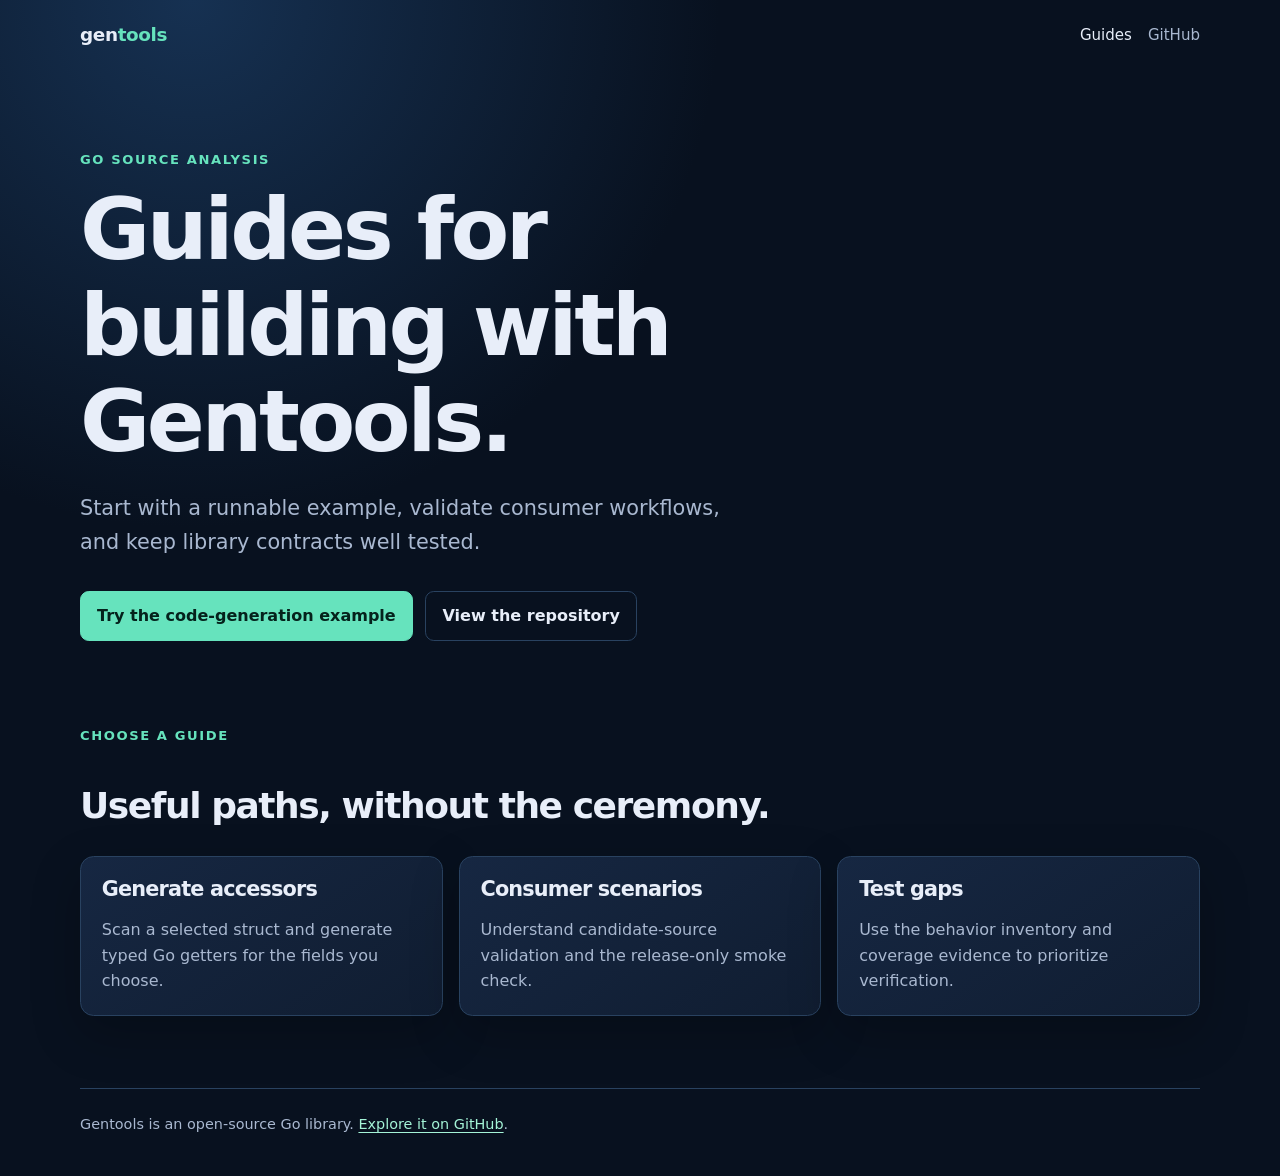
<file: docs/index.html>
<!doctype html>
<html lang="en">
<head>
  <meta charset="utf-8">
  <meta name="viewport" content="width=device-width, initial-scale=1">
  <meta name="description" content="Practical guides for Gentools, a Go source-analysis library.">
  <title>Gentools guides</title>
  <link rel="stylesheet" href="style.css">
</head>
<body>
  <a class="skip-link" href="#content">Skip to content</a>
  <header class="site-header">
    <a class="brand" href="index.html">gen<span>tools</span></a>
    <nav class="site-nav" aria-label="Primary navigation">
      <a aria-current="page" href="index.html">Guides</a>
      <a href="https://github.com/kucjac/gentools">GitHub</a>
    </nav>
  </header>
  <main id="content">
    <section class="hero">
      <p class="eyebrow">Go source analysis</p>
      <h1>Guides for building with Gentools.</h1>
      <p class="lede">Start with a runnable example, validate consumer workflows, and keep library contracts well tested.</p>
      <div class="button-row">
        <a class="button primary" href="code-generation.html">Try the code-generation example</a>
        <a class="button" href="https://github.com/kucjac/gentools">View the repository</a>
      </div>
    </section>
    <section class="section" aria-labelledby="guide-heading">
      <p class="eyebrow">Choose a guide</p>
      <h2 id="guide-heading">Useful paths, without the ceremony.</h2>
      <div class="card-grid">
        <a class="card" href="code-generation.html"><h2>Generate accessors</h2><p>Scan a selected struct and generate typed Go getters for the fields you choose.</p></a>
        <a class="card" href="testing/integration.html"><h2>Consumer scenarios</h2><p>Understand candidate-source validation and the release-only smoke check.</p></a>
        <a class="card" href="testing/unit-test-gaps.html"><h2>Test gaps</h2><p>Use the behavior inventory and coverage evidence to prioritize verification.</p></a>
      </div>
    </section>
  </main>
  <footer class="site-footer">Gentools is an open-source Go library. <a href="https://github.com/kucjac/gentools">Explore it on GitHub</a>.</footer>
</body>
</html>
</file>
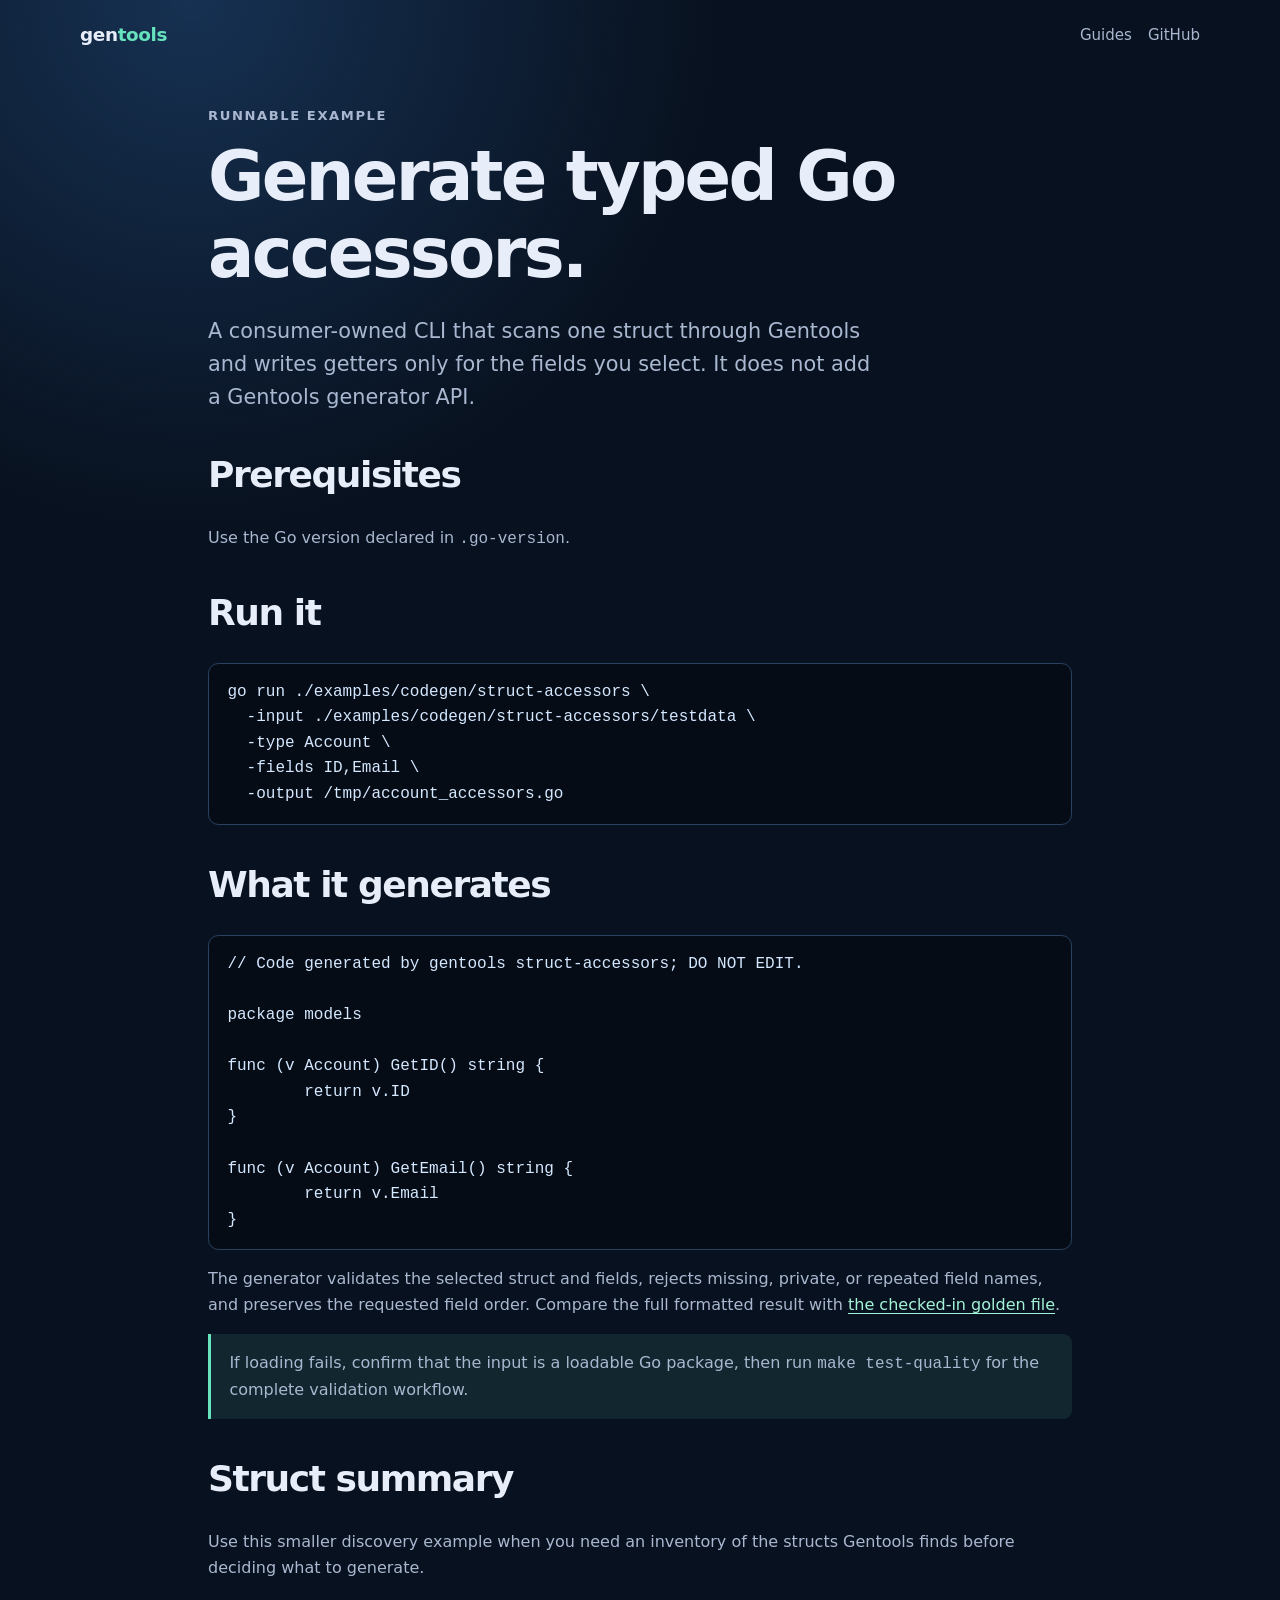
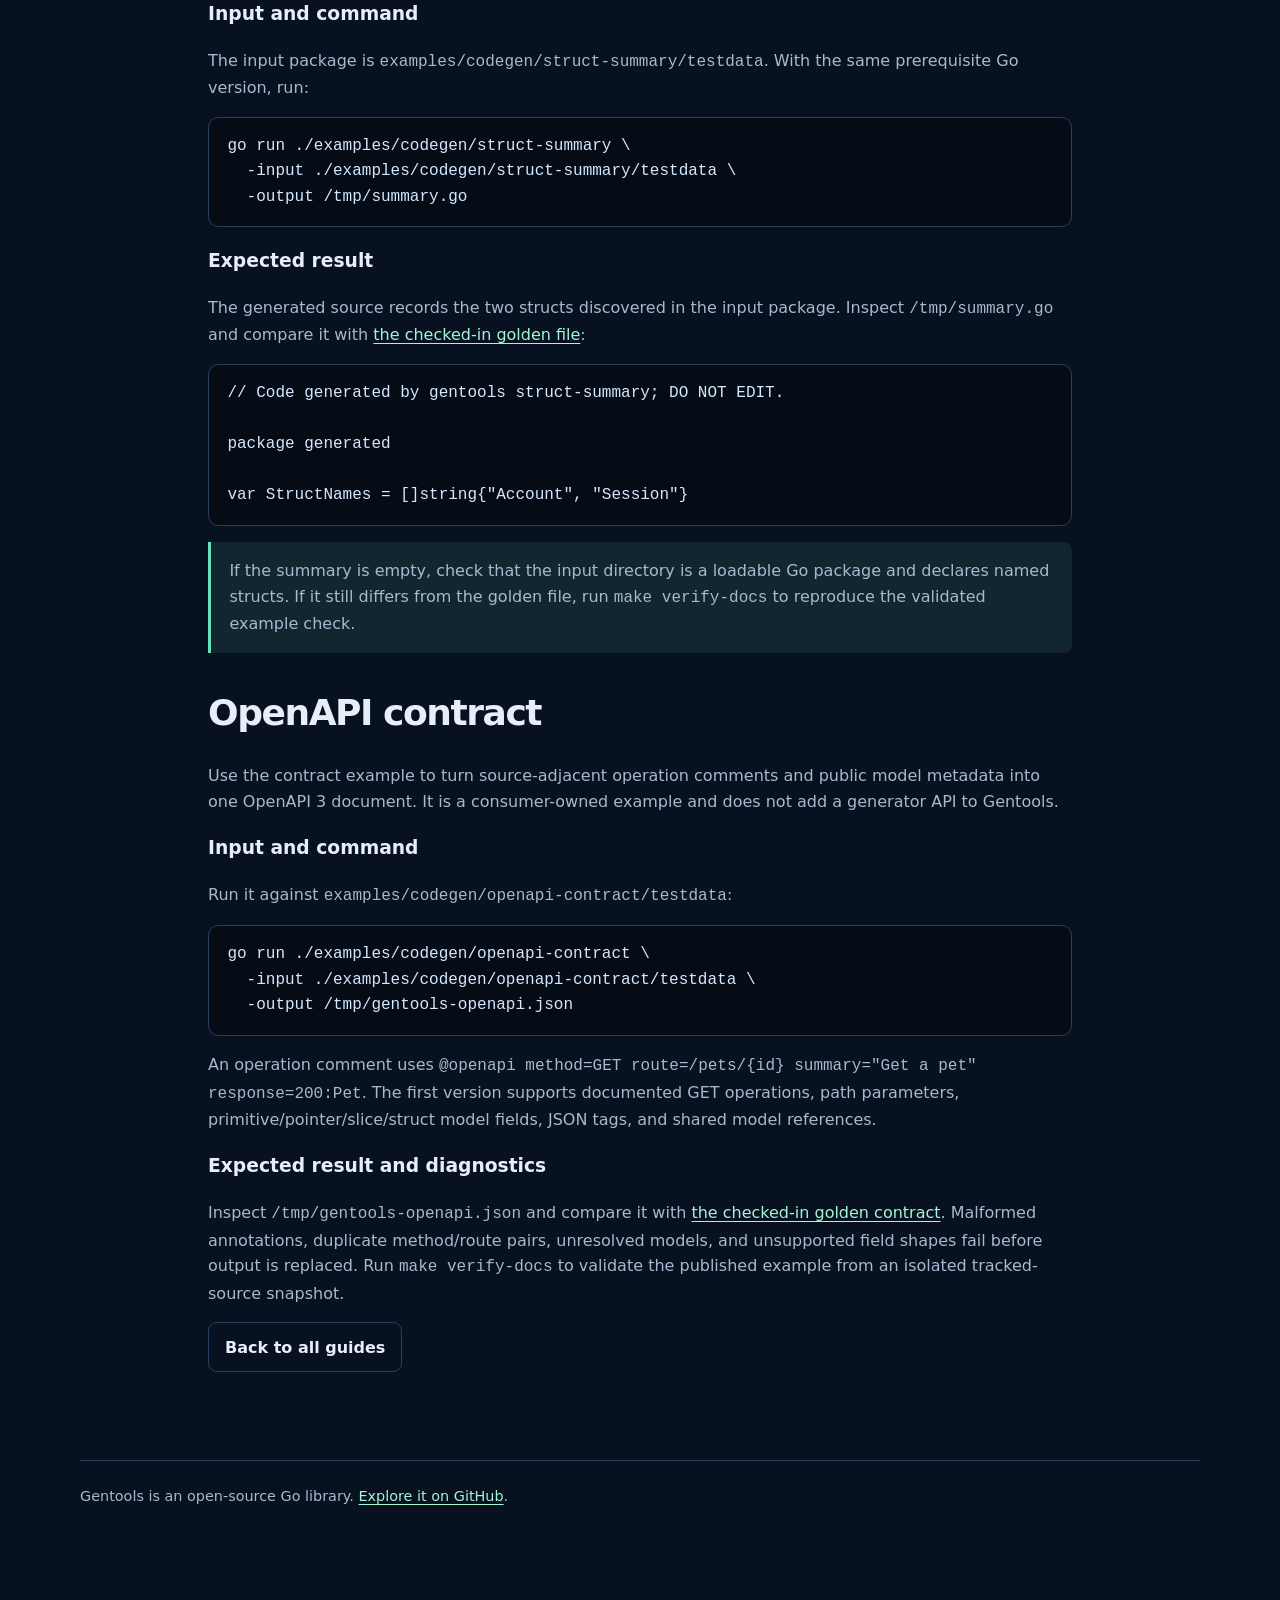
<file: docs/code-generation.html>
<!doctype html>
<html lang="en">
<head>
  <meta charset="utf-8">
  <meta name="viewport" content="width=device-width, initial-scale=1">
  <meta name="description" content="Generate Go source from parsed structs with runnable Gentools examples.">
  <title>Code generation · Gentools guides</title>
  <link rel="stylesheet" href="style.css">
</head>
<body>
  <a class="skip-link" href="#content">Skip to content</a>
  <header class="site-header">
    <a class="brand" href="index.html">gen<span>tools</span></a>
    <nav class="site-nav" aria-label="Primary navigation"><a href="index.html">Guides</a><a href="https://github.com/kucjac/gentools">GitHub</a></nav>
  </header>
  <main id="content" class="content">
    <p class="eyebrow">Runnable example</p>
    <h1>Generate typed Go accessors.</h1>
    <p class="lede">A consumer-owned CLI that scans one struct through Gentools and writes getters only for the fields you select. It does not add a Gentools generator API.</p>
    <h2>Prerequisites</h2>
    <p>Use the Go version declared in <code>.go-version</code>.</p>
    <h2>Run it</h2>
    <pre><code>go run ./examples/codegen/struct-accessors \
  -input ./examples/codegen/struct-accessors/testdata \
  -type Account \
  -fields ID,Email \
  -output /tmp/account_accessors.go</code></pre>
    <h2>What it generates</h2>
    <pre><code>// Code generated by gentools struct-accessors; DO NOT EDIT.

package models

func (v Account) GetID() string {
	return v.ID
}

func (v Account) GetEmail() string {
	return v.Email
}</code></pre>
    <p>The generator validates the selected struct and fields, rejects missing, private, or repeated field names, and preserves the requested field order. Compare the full formatted result with <a href="https://github.com/kucjac/gentools/blob/main/examples/codegen/struct-accessors/testdata/zz_account_accessors.golden.go">the checked-in golden file</a>.</p>
    <p class="note">If loading fails, confirm that the input is a loadable Go package, then run <code>make test-quality</code> for the complete validation workflow.</p>
    <h2>Struct summary</h2>
    <p>Use this smaller discovery example when you need an inventory of the structs Gentools finds before deciding what to generate.</p>
    <h3>Input and command</h3>
    <p>The input package is <code>examples/codegen/struct-summary/testdata</code>. With the same prerequisite Go version, run:</p>
    <pre><code>go run ./examples/codegen/struct-summary \
  -input ./examples/codegen/struct-summary/testdata \
  -output /tmp/summary.go</code></pre>
    <h3>Expected result</h3>
    <p>The generated source records the two structs discovered in the input package. Inspect <code>/tmp/summary.go</code> and compare it with <a href="https://github.com/kucjac/gentools/blob/main/examples/codegen/struct-summary/testdata/zz_summary.golden">the checked-in golden file</a>:</p>
    <pre><code>// Code generated by gentools struct-summary; DO NOT EDIT.

package generated

var StructNames = []string{"Account", "Session"}</code></pre>
    <p class="note">If the summary is empty, check that the input directory is a loadable Go package and declares named structs. If it still differs from the golden file, run <code>make verify-docs</code> to reproduce the validated example check.</p>
    <h2>OpenAPI contract</h2>
    <p>Use the contract example to turn source-adjacent operation comments and public model metadata into one OpenAPI 3 document. It is a consumer-owned example and does not add a generator API to Gentools.</p>
    <h3>Input and command</h3>
    <p>Run it against <code>examples/codegen/openapi-contract/testdata</code>:</p>
    <pre><code>go run ./examples/codegen/openapi-contract \
  -input ./examples/codegen/openapi-contract/testdata \
  -output /tmp/gentools-openapi.json</code></pre>
    <p>An operation comment uses <code>@openapi method=GET route=/pets/{id} summary="Get a pet" response=200:Pet</code>. The first version supports documented GET operations, path parameters, primitive/pointer/slice/struct model fields, JSON tags, and shared model references.</p>
    <h3>Expected result and diagnostics</h3>
    <p>Inspect <code>/tmp/gentools-openapi.json</code> and compare it with <a href="https://github.com/kucjac/gentools/blob/main/examples/codegen/openapi-contract/testdata/openapi.golden.json">the checked-in golden contract</a>. Malformed annotations, duplicate method/route pairs, unresolved models, and unsupported field shapes fail before output is replaced. Run <code>make verify-docs</code> to validate the published example from an isolated tracked-source snapshot.</p>
    <p><a class="button" href="index.html">Back to all guides</a></p>
  </main>
  <footer class="site-footer">Gentools is an open-source Go library. <a href="https://github.com/kucjac/gentools">Explore it on GitHub</a>.</footer>
</body>
</html>
</file>
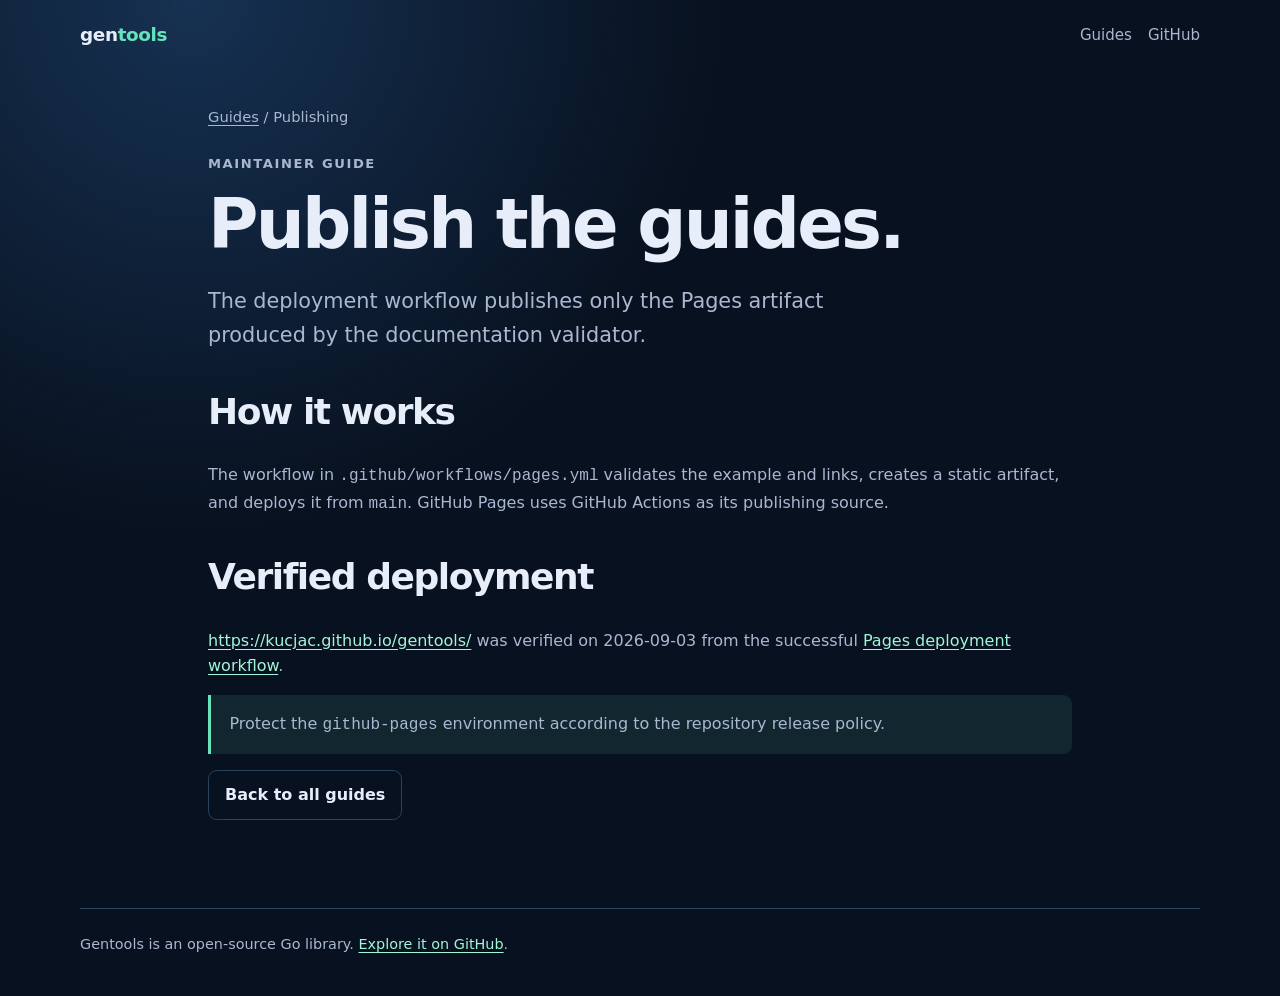
<file: docs/publishing.html>
<!doctype html>
<html lang="en">
<head>
  <meta charset="utf-8">
  <meta name="viewport" content="width=device-width, initial-scale=1">
  <meta name="description" content="How Gentools guides are published to GitHub Pages.">
  <title>Publishing · Gentools guides</title>
  <link rel="stylesheet" href="style.css">
</head>
<body>
  <a class="skip-link" href="#content">Skip to content</a>
  <header class="site-header"><a class="brand" href="index.html">gen<span>tools</span></a><nav class="site-nav" aria-label="Primary navigation"><a href="index.html">Guides</a><a href="https://github.com/kucjac/gentools">GitHub</a></nav></header>
  <main id="content" class="content">
    <p class="breadcrumb"><a href="index.html">Guides</a> / Publishing</p>
    <p class="eyebrow">Maintainer guide</p>
    <h1>Publish the guides.</h1>
    <p class="lede">The deployment workflow publishes only the Pages artifact produced by the documentation validator.</p>
    <h2>How it works</h2>
    <p>The workflow in <code>.github/workflows/pages.yml</code> validates the example and links, creates a static artifact, and deploys it from <code>main</code>. GitHub Pages uses GitHub Actions as its publishing source.</p>
    <h2>Verified deployment</h2>
    <p><a href="https://kucjac.github.io/gentools/">https://kucjac.github.io/gentools/</a> was verified on 2026-09-03 from the successful <a href="https://github.com/kucjac/gentools/actions/runs/33728206349">Pages deployment workflow</a>.</p>
    <p class="note">Protect the <code>github-pages</code> environment according to the repository release policy.</p>
    <p><a class="button" href="index.html">Back to all guides</a></p>
  </main>
  <footer class="site-footer">Gentools is an open-source Go library. <a href="https://github.com/kucjac/gentools">Explore it on GitHub</a>.</footer>
</body>
</html>
</file>
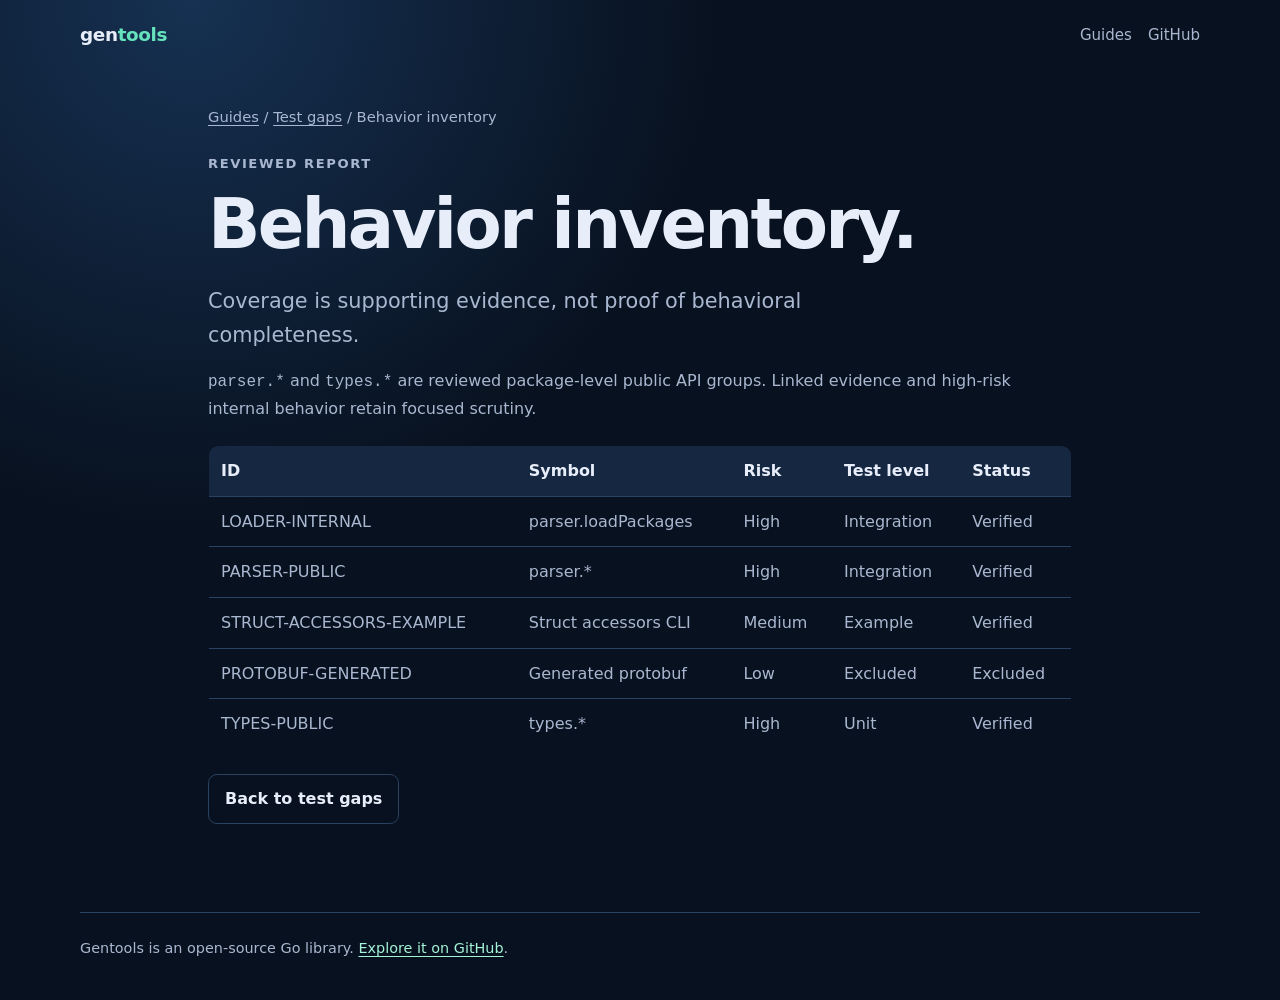
<file: docs/testing/behavior-inventory.html>
<!doctype html>
<html lang="en">
<head>
  <meta charset="utf-8">
  <meta name="viewport" content="width=device-width, initial-scale=1">
  <meta name="description" content="Gentools behavior inventory report.">
  <title>Behavior inventory · Gentools guides</title>
  <link rel="stylesheet" href="../style.css">
</head>
<body>
  <a class="skip-link" href="#content">Skip to content</a>
  <header class="site-header"><a class="brand" href="../index.html">gen<span>tools</span></a><nav class="site-nav" aria-label="Primary navigation"><a href="../index.html">Guides</a><a href="https://github.com/kucjac/gentools">GitHub</a></nav></header>
  <main id="content" class="content">
    <p class="breadcrumb"><a href="../index.html">Guides</a> / <a href="unit-test-gaps.html">Test gaps</a> / Behavior inventory</p>
    <p class="eyebrow">Reviewed report</p>
    <h1>Behavior inventory.</h1>
    <p class="lede">Coverage is supporting evidence, not proof of behavioral completeness.</p>
    <p><code>parser.*</code> and <code>types.*</code> are reviewed package-level public API groups. Linked evidence and high-risk internal behavior retain focused scrutiny.</p>
    <table>
      <thead><tr><th>ID</th><th>Symbol</th><th>Risk</th><th>Test level</th><th>Status</th></tr></thead>
      <tbody>
        <tr><td>LOADER-INTERNAL</td><td>parser.loadPackages</td><td>High</td><td>Integration</td><td>Verified</td></tr>
        <tr><td>PARSER-PUBLIC</td><td>parser.*</td><td>High</td><td>Integration</td><td>Verified</td></tr>
        <tr><td>STRUCT-ACCESSORS-EXAMPLE</td><td>Struct accessors CLI</td><td>Medium</td><td>Example</td><td>Verified</td></tr>
        <tr><td>PROTOBUF-GENERATED</td><td>Generated protobuf</td><td>Low</td><td>Excluded</td><td>Excluded</td></tr>
        <tr><td>TYPES-PUBLIC</td><td>types.*</td><td>High</td><td>Unit</td><td>Verified</td></tr>
      </tbody>
    </table>
    <p><a class="button" href="unit-test-gaps.html">Back to test gaps</a></p>
  </main>
  <footer class="site-footer">Gentools is an open-source Go library. <a href="https://github.com/kucjac/gentools">Explore it on GitHub</a>.</footer>
</body>
</html>
</file>
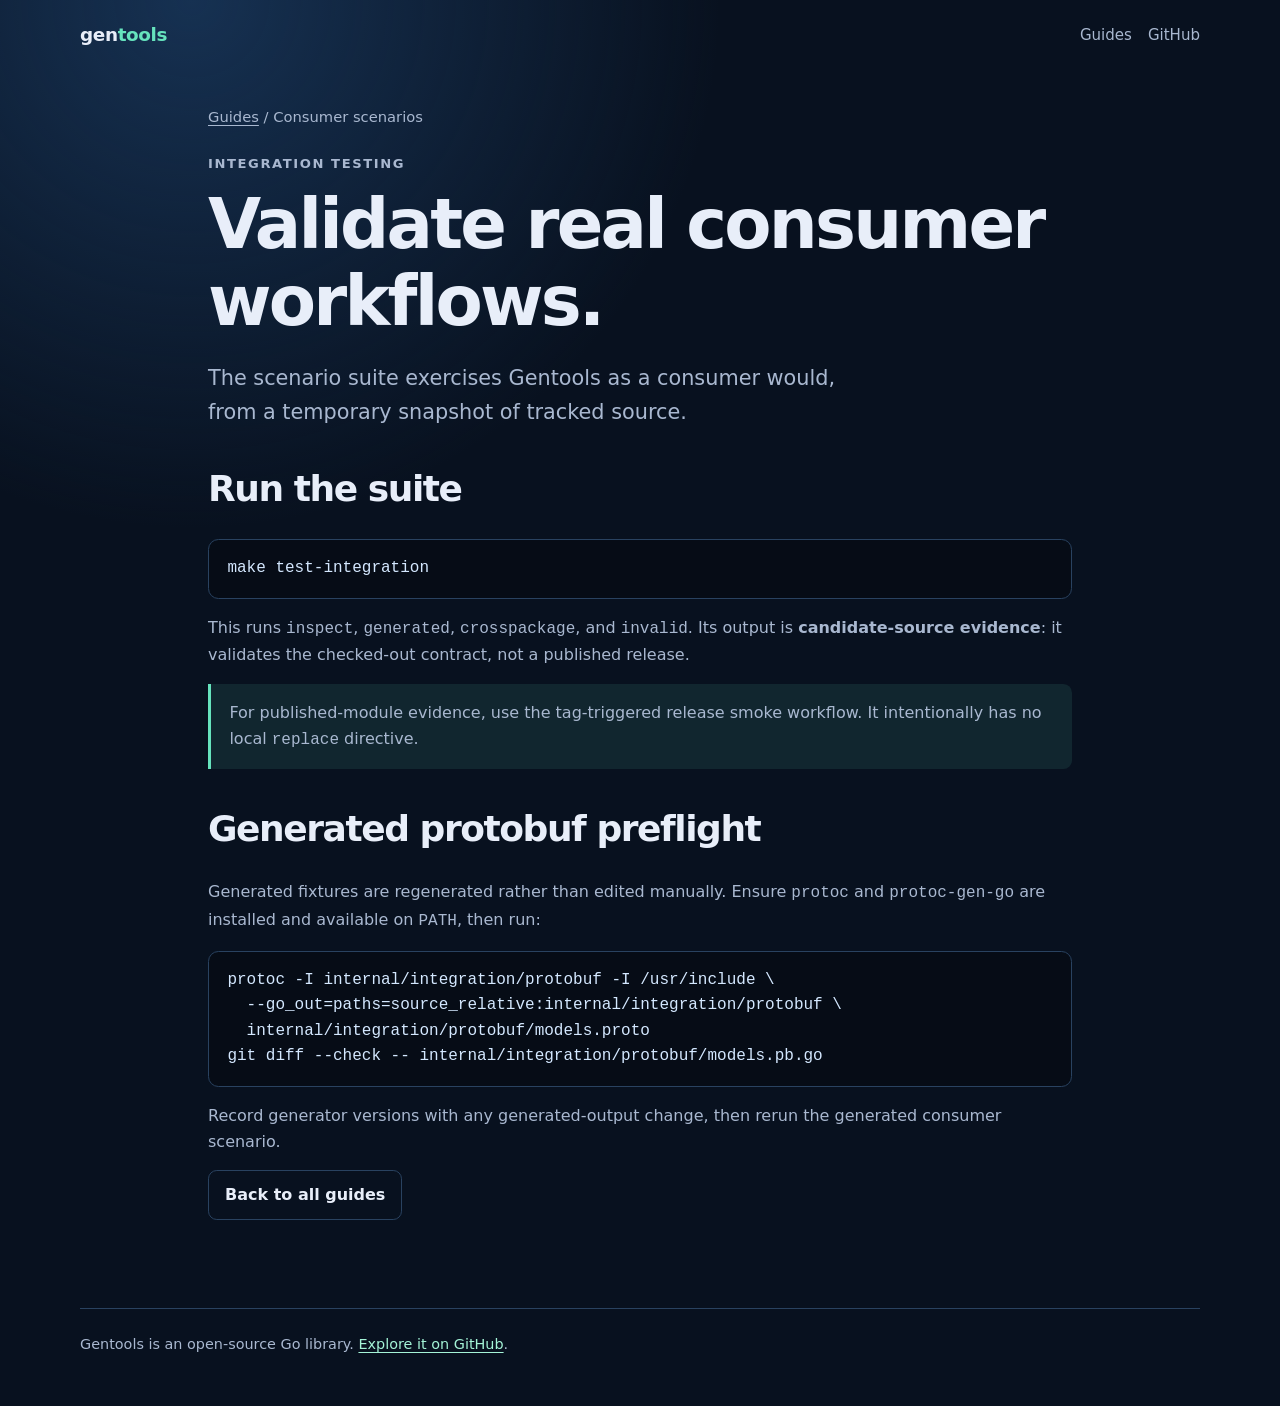
<file: docs/testing/integration.html>
<!doctype html>
<html lang="en">
<head>
  <meta charset="utf-8">
  <meta name="viewport" content="width=device-width, initial-scale=1">
  <meta name="description" content="Run Gentools consumer integration scenarios.">
  <title>Consumer scenarios · Gentools guides</title>
  <link rel="stylesheet" href="../style.css">
</head>
<body>
  <a class="skip-link" href="#content">Skip to content</a>
  <header class="site-header"><a class="brand" href="../index.html">gen<span>tools</span></a><nav class="site-nav" aria-label="Primary navigation"><a href="../index.html">Guides</a><a href="https://github.com/kucjac/gentools">GitHub</a></nav></header>
  <main id="content" class="content">
    <p class="breadcrumb"><a href="../index.html">Guides</a> / Consumer scenarios</p>
    <p class="eyebrow">Integration testing</p>
    <h1>Validate real consumer workflows.</h1>
    <p class="lede">The scenario suite exercises Gentools as a consumer would, from a temporary snapshot of tracked source.</p>
    <h2>Run the suite</h2>
    <pre><code>make test-integration</code></pre>
    <p>This runs <code>inspect</code>, <code>generated</code>, <code>crosspackage</code>, and <code>invalid</code>. Its output is <strong>candidate-source evidence</strong>: it validates the checked-out contract, not a published release.</p>
    <p class="note">For published-module evidence, use the tag-triggered release smoke workflow. It intentionally has no local <code>replace</code> directive.</p>
    <h2>Generated protobuf preflight</h2>
    <p>Generated fixtures are regenerated rather than edited manually. Ensure <code>protoc</code> and <code>protoc-gen-go</code> are installed and available on <code>PATH</code>, then run:</p>
    <pre><code>protoc -I internal/integration/protobuf -I /usr/include \
  --go_out=paths=source_relative:internal/integration/protobuf \
  internal/integration/protobuf/models.proto
git diff --check -- internal/integration/protobuf/models.pb.go</code></pre>
    <p>Record generator versions with any generated-output change, then rerun the generated consumer scenario.</p>
    <p><a class="button" href="../index.html">Back to all guides</a></p>
  </main>
  <footer class="site-footer">Gentools is an open-source Go library. <a href="https://github.com/kucjac/gentools">Explore it on GitHub</a>.</footer>
</body>
</html>
</file>
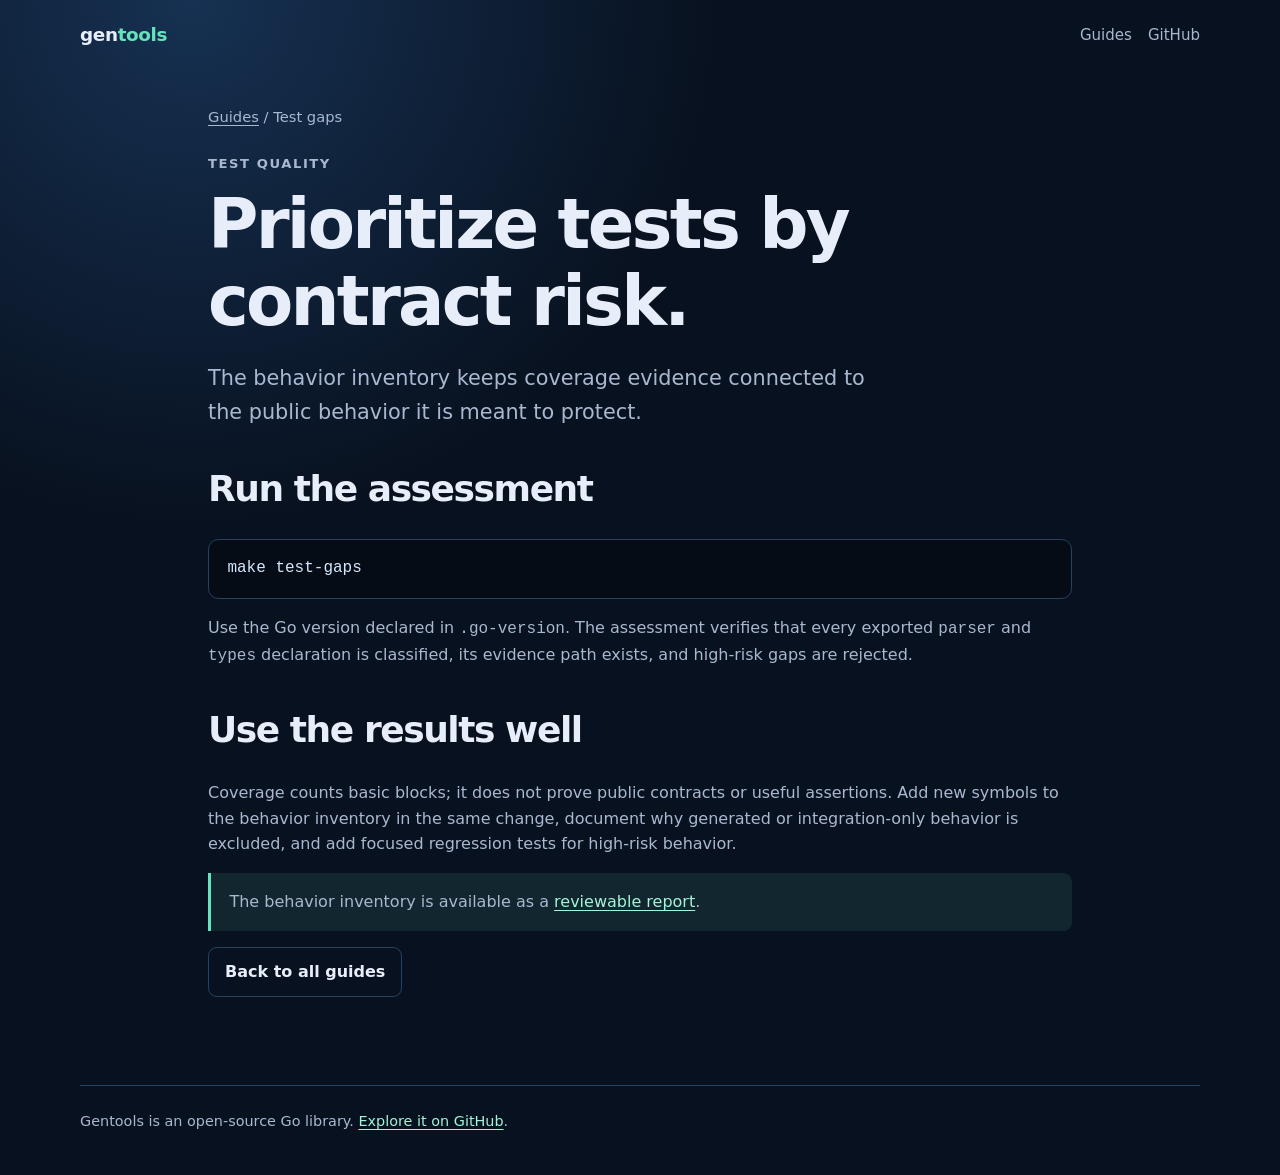
<file: docs/testing/unit-test-gaps.html>
<!doctype html>
<html lang="en">
<head>
  <meta charset="utf-8">
  <meta name="viewport" content="width=device-width, initial-scale=1">
  <meta name="description" content="Assess Gentools unit-test gaps by public-contract risk.">
  <title>Test gaps · Gentools guides</title>
  <link rel="stylesheet" href="../style.css">
</head>
<body>
  <a class="skip-link" href="#content">Skip to content</a>
  <header class="site-header"><a class="brand" href="../index.html">gen<span>tools</span></a><nav class="site-nav" aria-label="Primary navigation"><a href="../index.html">Guides</a><a href="https://github.com/kucjac/gentools">GitHub</a></nav></header>
  <main id="content" class="content">
    <p class="breadcrumb"><a href="../index.html">Guides</a> / Test gaps</p>
    <p class="eyebrow">Test quality</p>
    <h1>Prioritize tests by contract risk.</h1>
    <p class="lede">The behavior inventory keeps coverage evidence connected to the public behavior it is meant to protect.</p>
    <h2>Run the assessment</h2>
    <pre><code>make test-gaps</code></pre>
    <p>Use the Go version declared in <code>.go-version</code>. The assessment verifies that every exported <code>parser</code> and <code>types</code> declaration is classified, its evidence path exists, and high-risk gaps are rejected.</p>
    <h2>Use the results well</h2>
    <p>Coverage counts basic blocks; it does not prove public contracts or useful assertions. Add new symbols to the behavior inventory in the same change, document why generated or integration-only behavior is excluded, and add focused regression tests for high-risk behavior.</p>
    <p class="note">The behavior inventory is available as a <a href="behavior-inventory.html">reviewable report</a>.</p>
    <p><a class="button" href="../index.html">Back to all guides</a></p>
  </main>
  <footer class="site-footer">Gentools is an open-source Go library. <a href="https://github.com/kucjac/gentools">Explore it on GitHub</a>.</footer>
</body>
</html>
</file>
<file: docs/style.css>
:root {
  color-scheme: dark;
  --background: #08111f;
  --surface: #101d31;
  --surface-raised: #162742;
  --text: #e8eef9;
  --muted: #a9b8d0;
  --accent: #66e3bd;
  --accent-strong: #a4f4d7;
  --border: #294260;
  --shadow: 0 18px 50px rgb(0 0 0 / 24%);
}

* { box-sizing: border-box; }

html { background: var(--background); }

body {
  margin: 0;
  min-width: 320px;
  background: radial-gradient(circle at 15% 0%, #163152 0, transparent 33rem), var(--background);
  color: var(--text);
  font: 1rem/1.6 Inter, ui-sans-serif, system-ui, -apple-system, BlinkMacSystemFont, "Segoe UI", sans-serif;
}

a { color: var(--accent-strong); text-underline-offset: .18em; }
a:hover { color: white; }

.skip-link { position: absolute; left: -999px; }
.skip-link:focus { left: 1rem; top: 1rem; z-index: 10; padding: .65rem .9rem; background: white; color: #07111f; border-radius: .4rem; }

.site-header, main, .site-footer { width: min(100% - 2rem, 70rem); margin-inline: auto; }
.site-header { display: flex; justify-content: space-between; align-items: center; gap: 1rem; padding: 1.25rem 0; }
.brand { color: var(--text); font-size: 1.15rem; font-weight: 800; letter-spacing: -.02em; text-decoration: none; }
.brand span { color: var(--accent); }
.site-nav { display: flex; gap: 1rem; flex-wrap: wrap; }
.site-nav a { color: var(--muted); font-size: .94rem; text-decoration: none; }
.site-nav a:hover, .site-nav a[aria-current="page"] { color: var(--text); }

.hero { padding: 5rem 0 3.75rem; max-width: 52rem; }
.eyebrow { margin: 0 0 .75rem; color: var(--accent); font-size: .82rem; font-weight: 800; letter-spacing: .12em; text-transform: uppercase; }
h1, h2 { line-height: 1.12; letter-spacing: -.04em; }
h1 { margin: 0; font-size: clamp(2.65rem, 8vw, 5.35rem); }
h2 { margin-top: 2.5rem; font-size: clamp(1.55rem, 3vw, 2.25rem); }
.lede { max-width: 42rem; margin: 1.4rem 0 0; color: var(--muted); font-size: clamp(1.08rem, 2vw, 1.3rem); }

.button-row { display: flex; flex-wrap: wrap; gap: .8rem; margin-top: 2rem; }
.button { display: inline-flex; align-items: center; justify-content: center; padding: .7rem 1rem; border: 1px solid var(--border); border-radius: .55rem; color: var(--text); font-weight: 700; text-decoration: none; }
.button.primary { border-color: var(--accent); background: var(--accent); color: #05221c; }
.button:hover { transform: translateY(-1px); box-shadow: var(--shadow); }

.section { padding: 1.5rem 0 4.5rem; }
.card-grid { display: grid; grid-template-columns: repeat(3, minmax(0, 1fr)); gap: 1rem; }
.card { display: block; min-height: 100%; padding: 1.3rem; border: 1px solid var(--border); border-radius: .85rem; background: linear-gradient(145deg, var(--surface-raised), var(--surface)); color: var(--text); text-decoration: none; box-shadow: var(--shadow); }
.card:hover { border-color: var(--accent); transform: translateY(-3px); }
.card h2 { margin: 0; font-size: 1.3rem; }
.card p { margin-bottom: 0; color: var(--muted); }

.content { max-width: 54rem; padding: 2.25rem 0 4.5rem; }
.content h1 { font-size: clamp(2.45rem, 6vw, 4.3rem); }
.content p, .content li { color: var(--muted); }
.breadcrumb { margin: 0 0 1.5rem; color: var(--muted); font-size: .92rem; }
.breadcrumb a { color: var(--muted); }
pre { overflow-x: auto; padding: 1rem 1.15rem; border: 1px solid var(--border); border-radius: .65rem; background: #060c16; color: #d4e8ff; }
code { font-family: "SFMono-Regular", Consolas, "Liberation Mono", monospace; }
.note { padding: 1rem 1.15rem; border-left: 3px solid var(--accent); border-radius: 0 .55rem .55rem 0; background: rgb(102 227 189 / 10%); }
table { width: 100%; border-collapse: collapse; margin: 1.5rem 0; overflow: hidden; border: 1px solid var(--border); border-radius: .65rem; }
th, td { padding: .75rem; border-bottom: 1px solid var(--border); text-align: left; }
th { color: var(--text); background: var(--surface-raised); }
td { color: var(--muted); }
.site-footer { padding: 1.5rem 0 2.5rem; border-top: 1px solid var(--border); color: var(--muted); font-size: .9rem; }

@media (max-width: 720px) {
  .site-header { align-items: flex-start; flex-direction: column; }
  .hero { padding-top: 3rem; }
  .card-grid { grid-template-columns: 1fr; }
  table { display: block; overflow-x: auto; }
}
</file>
